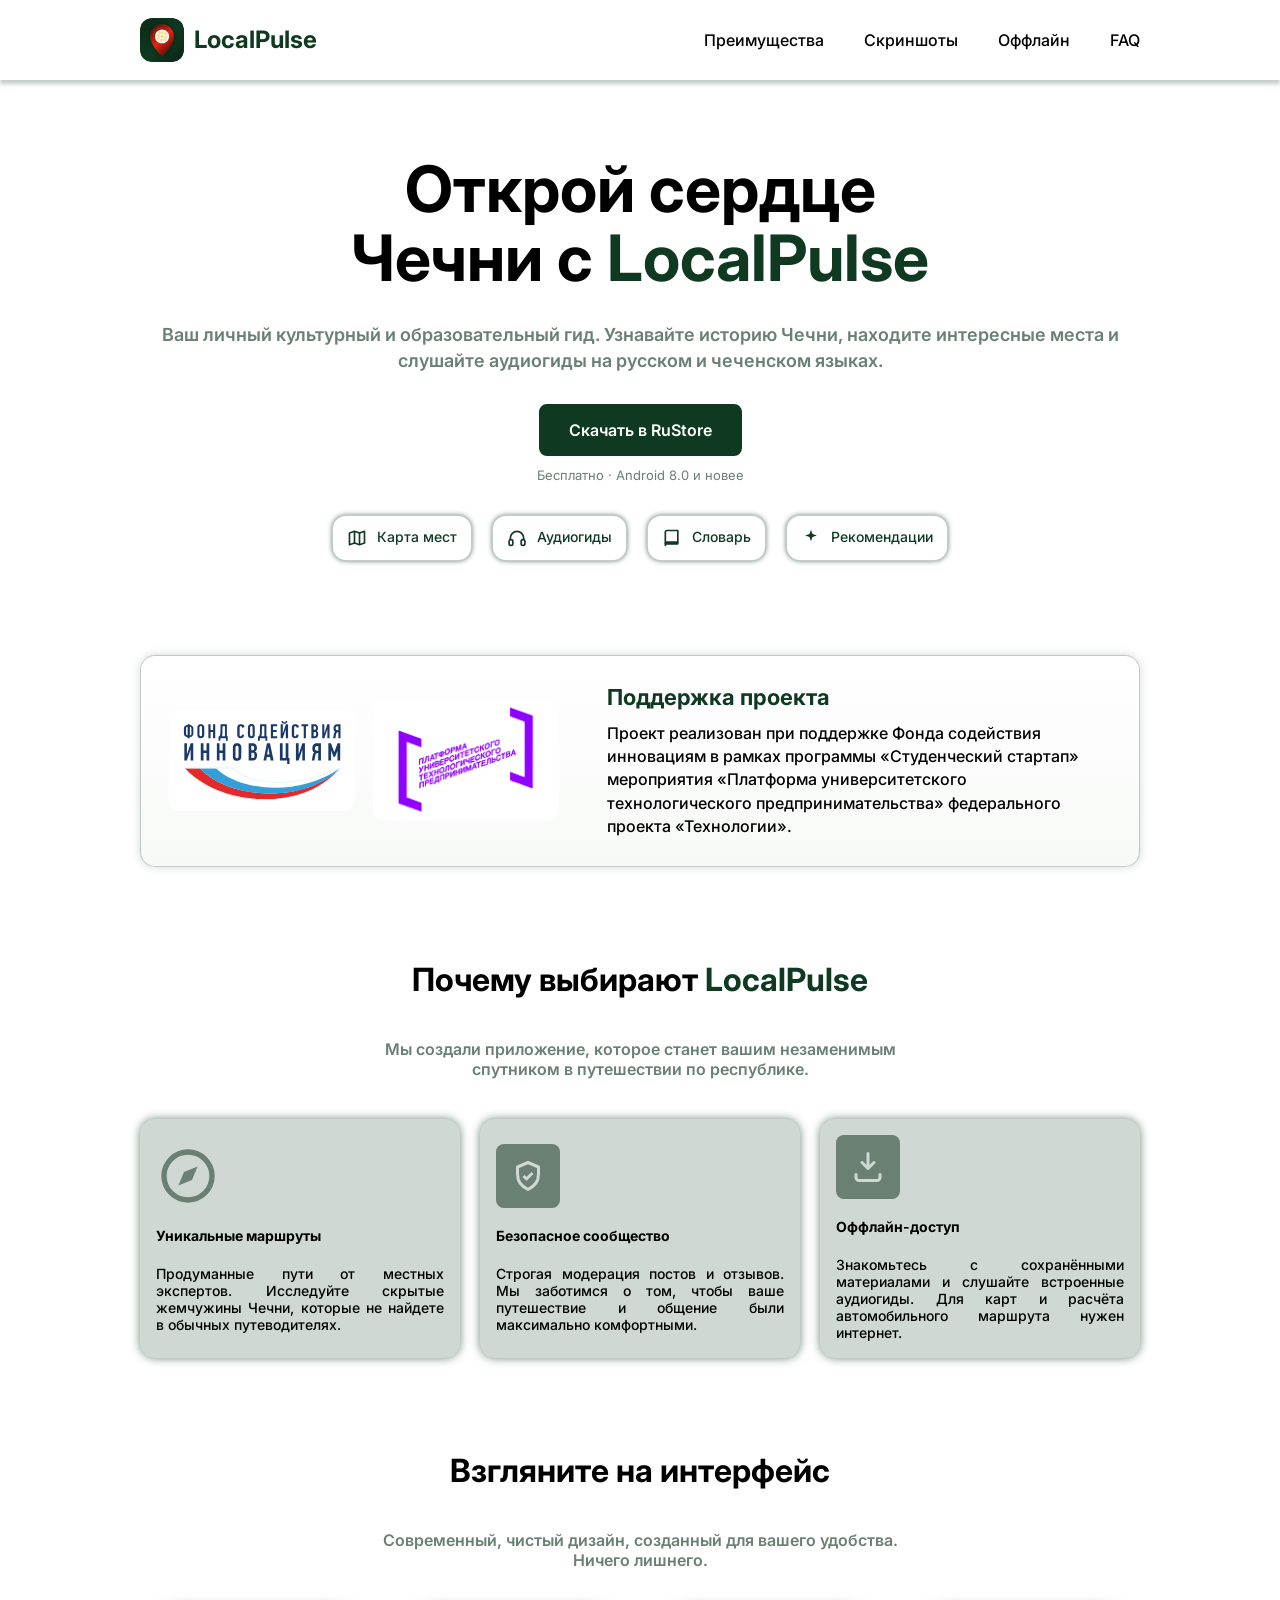
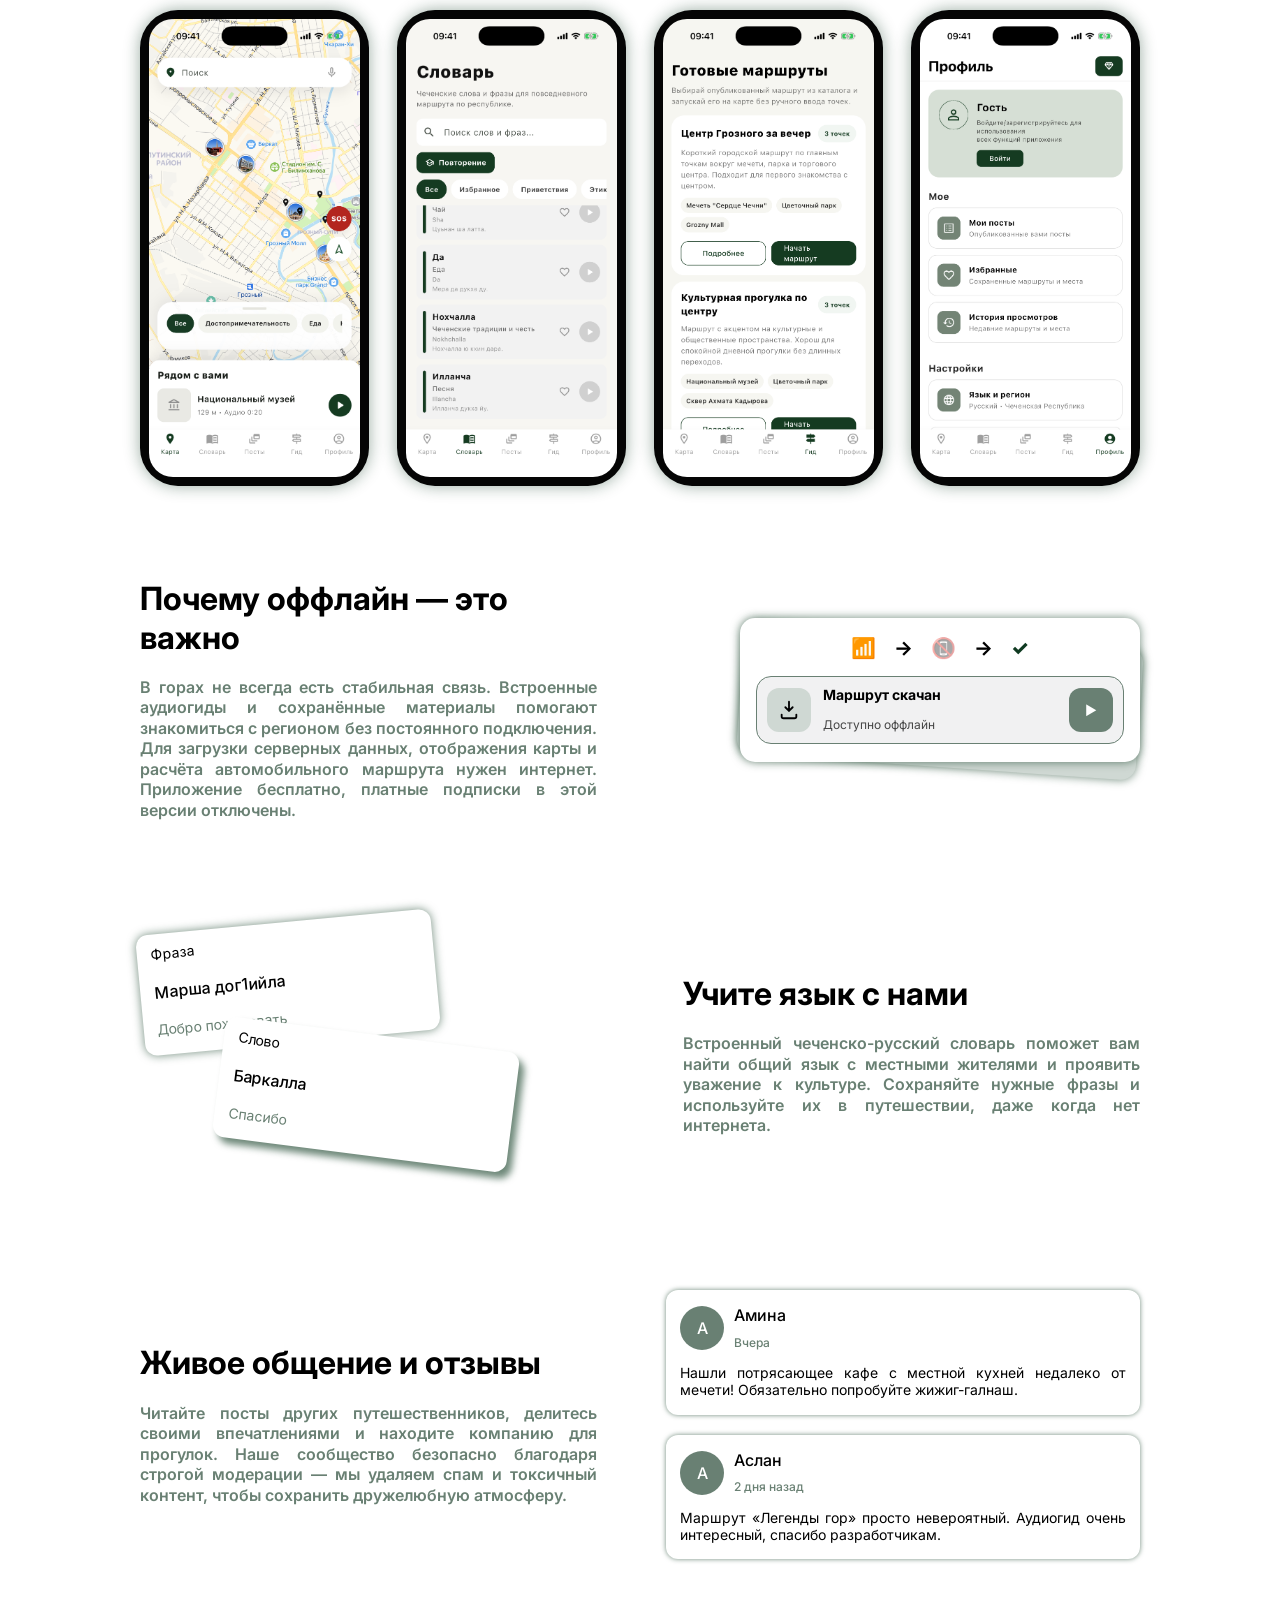
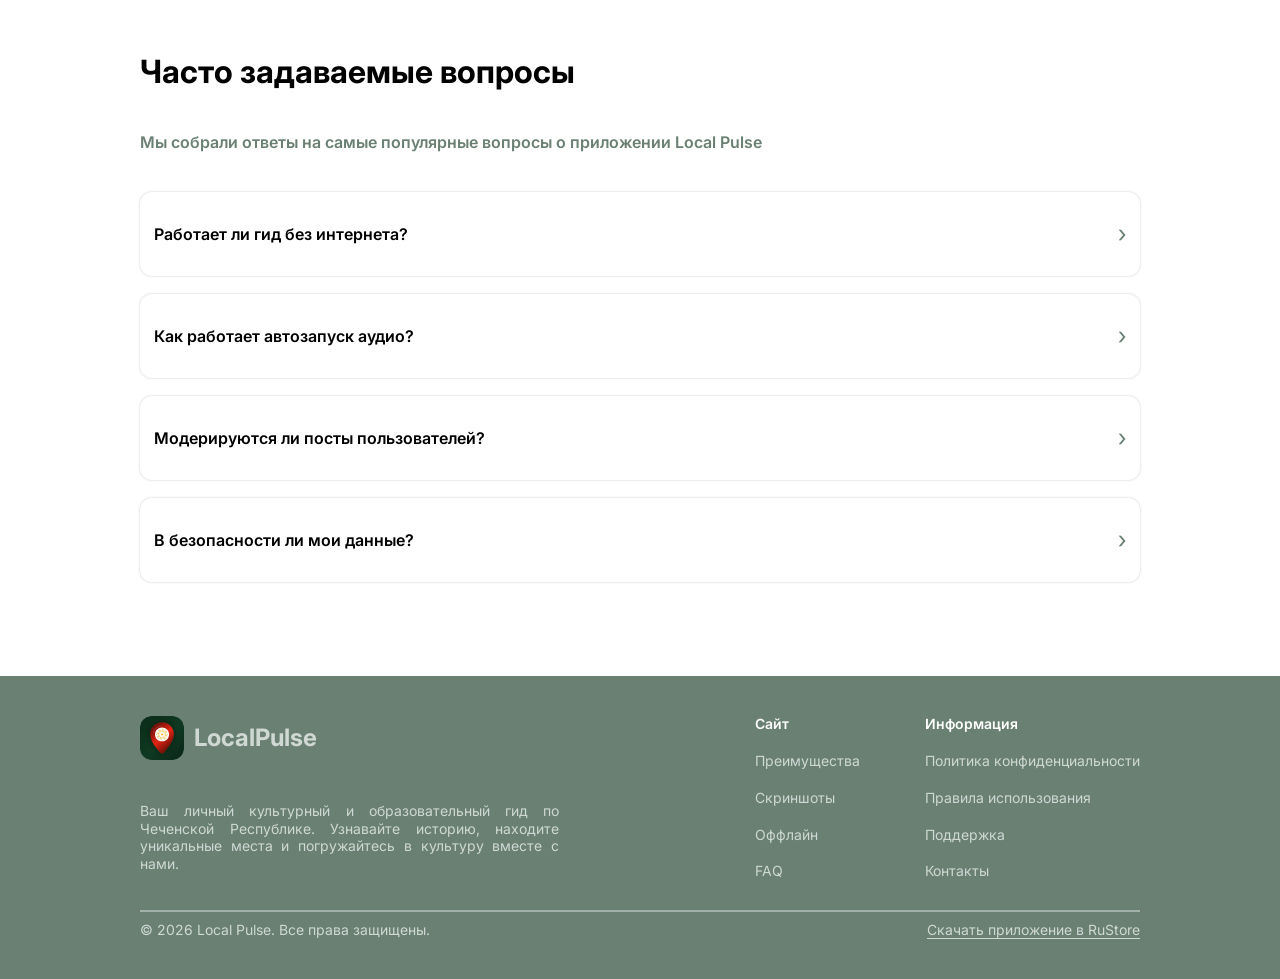
<file: index.html>
<!DOCTYPE html>
<html lang="ru">
<head>
  <meta charset="UTF-8" />
  <meta name="viewport" content="width=device-width, initial-scale=1.0" />
  <title>LocalPulse — открой сердце Чечни</title>
  <meta name="description" content="LocalPulse — гид по Чеченской Республике: карта мест, аудиогиды на русском и чеченском, маршруты, словарь и сообщество. Скачайте приложение для Android в RuStore." />
  <meta property="og:title" content="LocalPulse — гид по Чеченской Республике" />
  <meta property="og:description" content="Карта мест Чечни, аудиогиды на русском и чеченском, маршруты и словарь. Приложение для Android доступно в RuStore." />
  <link rel="icon" href="assets/logo.svg" />
  <link rel="preconnect" href="https://fonts.googleapis.com" />
  <link rel="preconnect" href="https://fonts.gstatic.com" crossorigin />
  <link href="https://fonts.googleapis.com/css2?family=Inter:wght@400;500;600;700;800&display=swap" rel="stylesheet" />
  <link rel="stylesheet" href="styles.css?v=rustore-2026-10-25" />
</head>
<body>
  <header class="site-header">
    <div class="header-inner">
      <a class="brand brand--header" href="#top" aria-label="LocalPulse">
        <img class="brand-mark" src="assets/logo.svg" alt="" width="44" height="44" />
        <span>LocalPulse</span>
      </a>
      <nav class="header-nav" aria-label="Основная навигация">
        <a href="#features">Преимущества</a>
        <a href="#screenshots">Скриншоты</a>
        <a href="#offline">Оффлайн</a>
        <a href="#faq">FAQ</a>
      </nav>
    </div>
  </header>

  <div class="wrap">
    <!-- HERO -->
    <section class="hero" id="top">
      <h1>Открой сердце<br />Чечни с <span>LocalPulse</span></h1>

      <p class="hero-sub">Ваш личный культурный и образовательный гид. Узнавайте историю Чечни, находите интересные места и слушайте аудиогиды на русском и чеченском языках.</p>

      <div class="app-download">
        <a class="download-button" href="https://rustore.ru/catalog/app/com.localpulse.local_pulse" target="_blank" rel="noopener noreferrer">Скачать в RuStore</a>
        <p class="download-platform">Бесплатно · Android 8.0 и новее</p>
      </div>

      <div class="chips">
        <div class="chip-row">
          <span class="chip">
            <svg viewBox="0 0 24 24" fill="none" stroke="currentColor" stroke-width="2" stroke-linejoin="round"><path d="M9 4 3 6v14l6-2 6 2 6-2V4l-6 2-6-2Z"/><path d="M9 4v14M15 6v14"/></svg>
            Карта мест
          </span>
          <span class="chip grow">
            <svg viewBox="0 0 24 24" fill="none" stroke="currentColor" stroke-width="2" stroke-linejoin="round"><path d="M4 14v-2a8 8 0 0 1 16 0v2"/><rect x="2.5" y="14" width="4.5" height="7" rx="2"/><rect x="17" y="14" width="4.5" height="7" rx="2"/></svg>
            Аудиогиды
          </span>
        </div>
        <div class="chip-row">
          <span class="chip">
            <svg viewBox="0 0 24 24" fill="none" stroke="currentColor" stroke-width="2" stroke-linejoin="round"><path d="M4 5a2 2 0 0 1 2-2h13v16H6a2 2 0 0 0-2 2V5Z"/><path d="M19 17H6a2 2 0 0 0-2 2"/></svg>
            Словарь
          </span>
          <span class="chip grow">
            <svg viewBox="0 0 24 24" fill="currentColor"><path d="M12 2l1.8 5.2L19 9l-5.2 1.8L12 16l-1.8-5.2L5 9l5.2-1.8L12 2Z"/></svg>
            Рекомендации
          </span>
        </div>
      </div>
    </section>

    <!-- SUPPORT -->
    <section class="support-section" aria-labelledby="support-title">
      <div class="support-logos" aria-label="Логотипы организаций поддержки проекта">
        <img src="assets/support-fasie.svg" alt="Фонд содействия инновациям" />
        <img src="assets/support-univertechpred.png" alt="Платформа университетского технологического предпринимательства" />
      </div>
      <div class="support-copy">
        <h2 id="support-title">Поддержка проекта</h2>
        <p>Проект реализован при поддержке Фонда содействия инновациям в рамках программы «Студенческий стартап» мероприятия «Платформа университетского технологического предпринимательства» федерального проекта «Технологии».</p>
      </div>
    </section>

    <!-- WHY -->
    <section class="section section--center" id="features">
      <h2>Почему выбирают <span>LocalPulse</span></h2>
      <p class="section-sub">Мы создали приложение, которое станет вашим незаменимым спутником в путешествии по республике.</p>
      <div class="why-cards">
        <article class="why-card">
          <span class="why-ico">
            <svg viewBox="0 0 24 24" fill="none" stroke="currentColor" stroke-width="2" stroke-linejoin="round"><circle cx="12" cy="12" r="9"/><path d="m15.6 8.4-2.1 5.1-5.1 2.1 2.1-5.1 5.1-2.1Z" fill="currentColor" stroke="none"/></svg>
          </span>
          <div class="why-text">
            <h3>Уникальные маршруты</h3>
            <p>Продуманные пути от местных экспертов. Исследуйте скрытые жемчужины Чечни, которые не найдете в обычных путеводителях.</p>
          </div>
        </article>
        <article class="why-card">
          <span class="why-ico">
            <svg viewBox="0 0 24 24" fill="none" stroke="currentColor" stroke-width="2" stroke-linejoin="round"><path d="M12 3l7 3v5c0 4.5-3 8-7 10-4-2-7-5.5-7-10V6l7-3Z"/><path d="m9 12 2 2 4-4"/></svg>
          </span>
          <div class="why-text">
            <h3>Безопасное сообщество</h3>
            <p>Строгая модерация постов и отзывов. Мы заботимся о том, чтобы ваше путешествие и общение были максимально комфортными.</p>
          </div>
        </article>
        <article class="why-card">
          <span class="why-ico">
            <svg viewBox="0 0 24 24" fill="none" stroke="currentColor" stroke-width="2" stroke-linecap="round" stroke-linejoin="round"><path d="M12 3v10m0 0 4-4m-4 4-4-4"/><path d="M4 17v2a2 2 0 0 0 2 2h12a2 2 0 0 0 2-2v-2"/></svg>
          </span>
          <div class="why-text">
            <h3>Оффлайн-доступ</h3>
            <p>Знакомьтесь с сохранёнными материалами и слушайте встроенные аудиогиды. Для карт и расчёта автомобильного маршрута нужен интернет.</p>
          </div>
        </article>
      </div>
    </section>

    <!-- INTERFACE -->
    <section class="section section--center" id="screenshots">
      <h2>Взгляните на интерфейс</h2>
      <p class="section-sub">Современный, чистый дизайн, созданный для вашего удобства. Ничего лишнего.</p>
      <div class="phones">
        <div class="phone"><div class="phone-screen"><img src="assets/screen-map.png" alt="Экран карты LocalPulse" loading="lazy" /></div></div>
        <div class="phone"><div class="phone-screen"><img src="assets/screen-dictionary.png" alt="Экран словаря LocalPulse" loading="lazy" /></div></div>
        <div class="phone"><div class="phone-screen"><img src="assets/screen-guide.png" alt="Экран гида LocalPulse" loading="lazy" /></div></div>
        <div class="phone"><div class="phone-screen"><img src="assets/screen-profile.png" alt="Экран профиля LocalPulse" loading="lazy" /></div></div>
      </div>
    </section>

    <!-- OFFLINE -->
    <section class="section split split--offline" id="offline">
      <div class="split-copy">
        <h2>Почему оффлайн — это важно</h2>
        <p class="section-body">В горах не всегда есть стабильная связь. Встроенные аудиогиды и сохранённые материалы помогают знакомиться с регионом без постоянного подключения. Для загрузки серверных данных, отображения карты и расчёта автомобильного маршрута нужен интернет. Приложение бесплатно, платные подписки в этой версии отключены.</p>
      </div>
      <div class="offline-graphic">
        <div class="offline-back"></div>
        <div class="offline-card">
          <div class="offline-signal"><span>📶</span><span class="arr">→</span><span class="off">📵</span><span class="arr">→</span><span class="ok">✓</span></div>
          <div class="offline-route">
            <span class="or-ico">
              <svg viewBox="0 0 24 24" fill="none" stroke="currentColor" stroke-width="2" stroke-linecap="round" stroke-linejoin="round"><path d="M12 3v10m0 0 4-4m-4 4-4-4"/><path d="M4 17v2a2 2 0 0 0 2 2h12a2 2 0 0 0 2-2v-2"/></svg>
            </span>
            <span class="or-text"><b>Маршрут скачан</b><br/>Доступно оффлайн</span>
            <span class="or-play">▶</span>
          </div>
        </div>
      </div>
    </section>

    <!-- LANGUAGE -->
    <section class="section split split--language">
      <div class="flashcards">
        <div class="flash flash-a"><small>Фраза</small><b>Марша дог1ийла</b><i>Добро пожаловать</i></div>
        <div class="flash flash-b"><small>Слово</small><b>Баркалла</b><i>Спасибо</i></div>
      </div>
      <div class="split-copy">
        <h2>Учите язык с нами</h2>
        <p class="section-body">Встроенный чеченско-русский словарь поможет вам найти общий язык с местными жителями и проявить уважение к культуре. Сохраняйте нужные фразы и используйте их в путешествии, даже когда нет интернета.</p>
      </div>
    </section>

    <!-- REVIEWS -->
    <section class="section split split--reviews">
      <div class="split-copy">
        <h2>Живое общение и отзывы</h2>
        <p class="section-body">Читайте посты других путешественников, делитесь своими впечатлениями и находите компанию для прогулок. Наше сообщество безопасно благодаря строгой модерации — мы удаляем спам и токсичный контент, чтобы сохранить дружелюбную атмосферу.</p>
      </div>
      <div class="reviews">
        <article class="review">
          <div class="review-head"><span class="review-av">А</span><div class="review-who"><b>Амина</b><small>Вчера</small></div></div>
          <p>Нашли потрясающее кафе с местной кухней недалеко от мечети! Обязательно попробуйте жижиг-галнаш.</p>
        </article>
        <article class="review">
          <div class="review-head"><span class="review-av">А</span><div class="review-who"><b>Аслан</b><small>2 дня назад</small></div></div>
          <p>Маршрут «Легенды гор» просто невероятный. Аудиогид очень интересный, спасибо разработчикам.</p>
        </article>
      </div>
    </section>

    <!-- FAQ -->
    <section class="section" id="faq">
      <h2>Часто задаваемые вопросы</h2>
      <p class="section-body">Мы собрали ответы на самые популярные вопросы о приложении Local Pulse</p>
      <div class="faq">
        <details><summary>Работает ли гид без интернета?<span class="faq-chevron" aria-hidden="true">›</span></summary><p>Без сети доступны встроенные аудиогиды и сохранённые материалы. Для загрузки новых серверных данных, отображения карты и расчёта автомобильных маршрутов нужен интернет.</p></details>
        <details><summary>Как работает автозапуск аудио?<span class="faq-chevron" aria-hidden="true">›</span></summary><p>Когда вы приближаетесь к месту, рассказ о нём включается автоматически. Автозапуск можно отключить в настройках.</p></details>
        <details><summary>Модерируются ли посты пользователей?<span class="faq-chevron" aria-hidden="true">›</span></summary><p>Да. Каждый пост проходит проверку модераторами перед публикацией в общей ленте.</p></details>
        <details><summary>В безопасности ли мои данные?<span class="faq-chevron" aria-hidden="true">›</span></summary><p>Пароли хранятся в виде необратимого хеша, данные — на серверах в РФ согласно 152-ФЗ. Геолокация используется только с вашего согласия.</p></details>
      </div>
    </section>
  </div>

  <!-- FOOTER -->
  <footer class="site-footer" id="download">
    <div class="footer-inner">
      <div class="footer-brand">
        <span class="brand">
          <img class="brand-mark" src="assets/logo.svg" alt="LocalPulse" width="44" height="44" />
          LocalPulse
        </span>
      </div>
      <p class="footer-about">Ваш личный культурный и образовательный гид по Чеченской Республике. Узнавайте историю, находите уникальные места и погружайтесь в культуру вместе с нами.</p>

      <div class="footer-cols">
        <nav class="footer-col">
          <h4>Сайт</h4>
          <a href="#features">Преимущества</a>
          <a href="#screenshots">Скриншоты</a>
          <a href="#offline">Оффлайн</a>
          <a href="#faq">FAQ</a>
        </nav>
        <nav class="footer-col">
          <h4>Информация</h4>
          <a href="privacy.html">Политика конфиденциальности</a>
          <a href="terms.html">Правила использования</a>
          <a href="mailto:amibir@mail.ru">Поддержка</a>
          <a href="mailto:amibir@mail.ru">Контакты</a>
        </nav>
      </div>

      <div class="footer-bottom">
        <p class="footer-copy">© 2026 Local Pulse. Все права защищены.</p>
        <p class="footer-stores"><a href="https://rustore.ru/catalog/app/com.localpulse.local_pulse" target="_blank" rel="noopener noreferrer">Скачать приложение в RuStore</a></p>
      </div>
    </div>
  </footer>
</body>
</html>
</file>
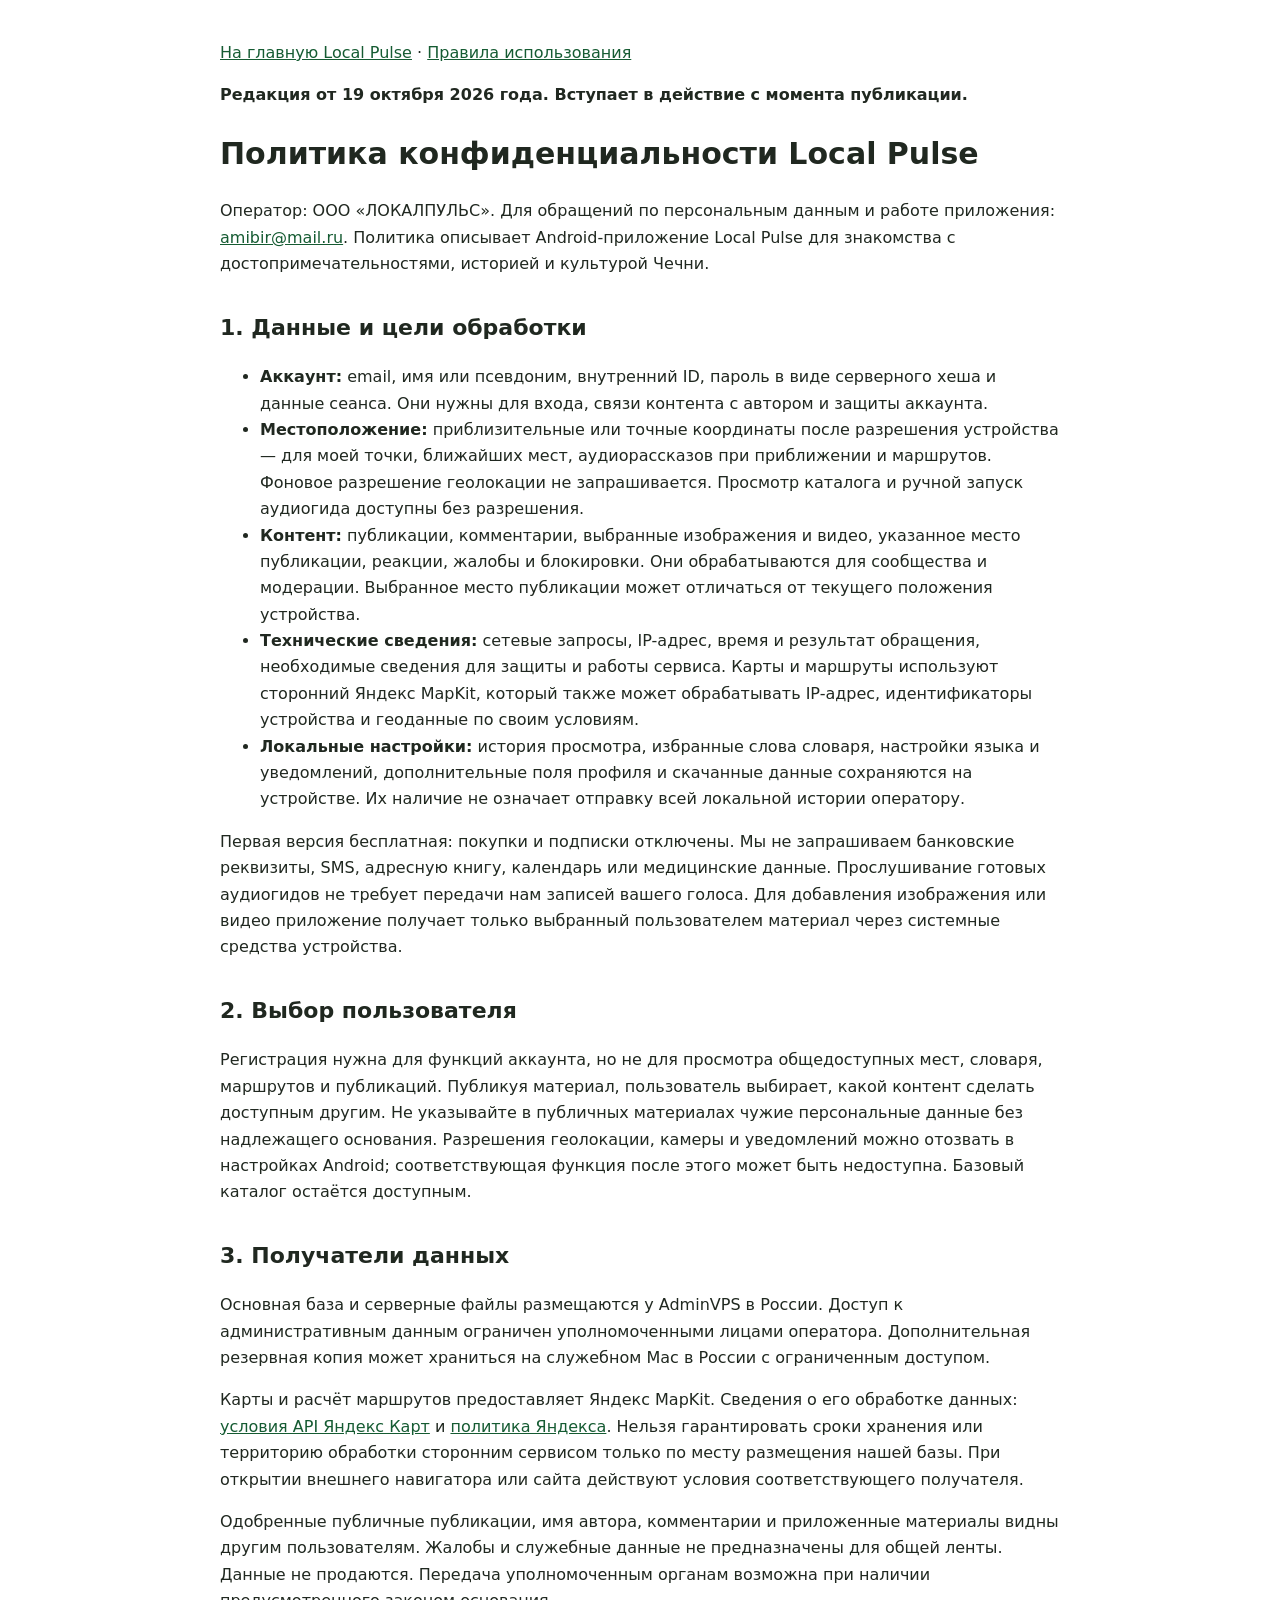
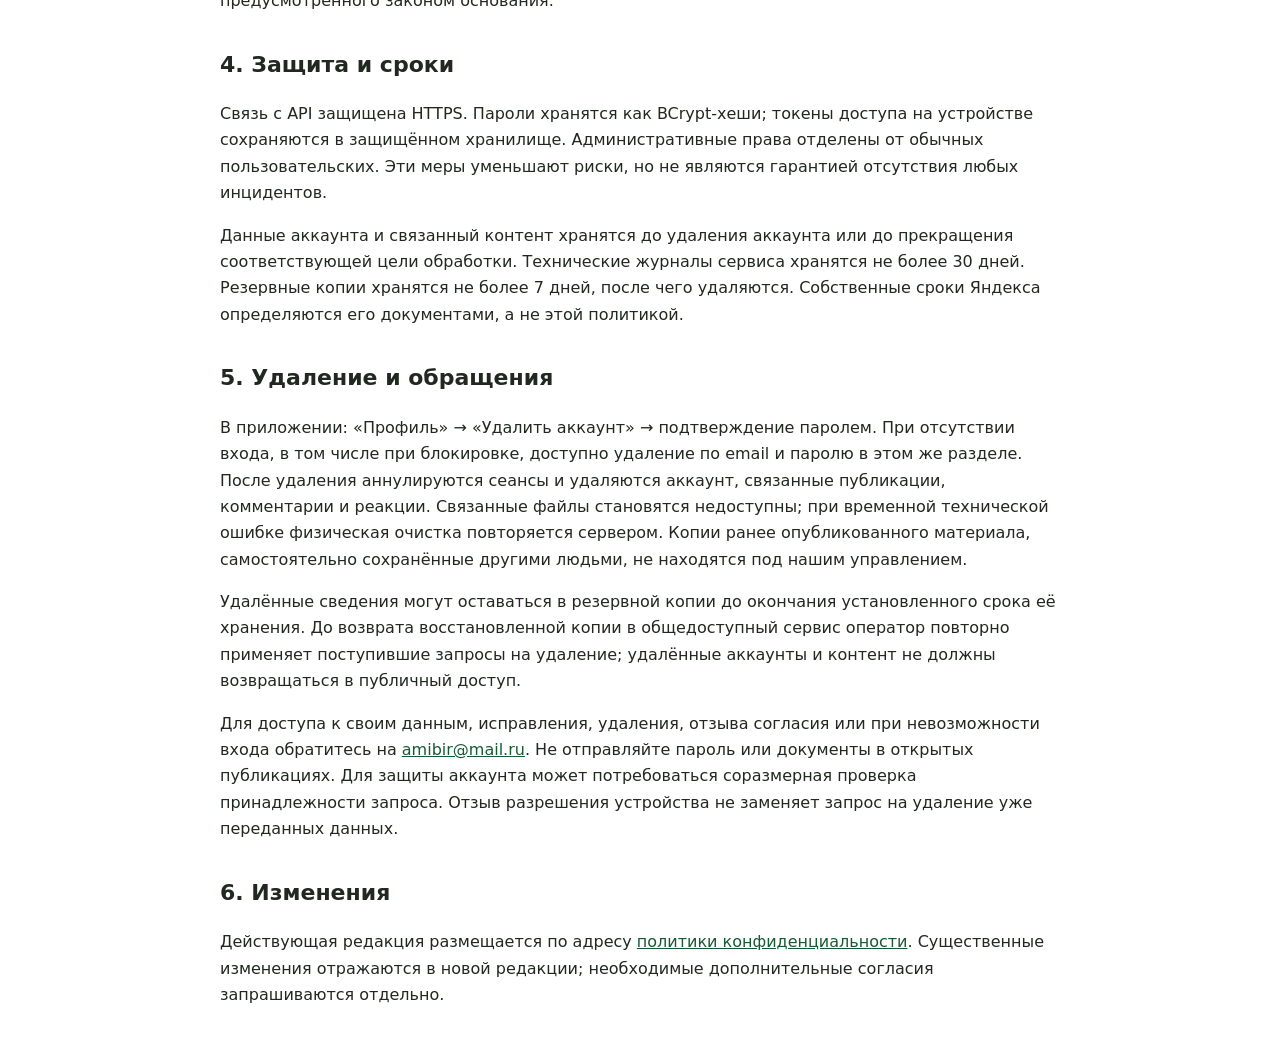
<file: privacy.html>
<!doctype html>
<html lang="ru"><head><meta charset="utf-8"><meta name="viewport" content="width=device-width, initial-scale=1"><title>Политика конфиденциальности — Local Pulse</title>
<style>body{font:16px/1.65 system-ui,sans-serif;color:#202820;max-width:840px;margin:40px auto;padding:0 24px}h1{font-size:30px}h2{font-size:22px;margin-top:32px}.review{border-left:4px solid #b36b00;padding:16px;background:#fff6e5}a{color:#155b32}</style></head><body>
<nav><a href="https://khalopenyo.github.io/LocalPulseLanding/">На главную Local Pulse</a> · <a href="terms.html">Правила использования</a></nav>
<p><strong>Редакция от 19 октября 2026 года. Вступает в действие с момента публикации.</strong></p>
<h1>Политика конфиденциальности Local Pulse</h1>
<p>Оператор: ООО «ЛОКАЛПУЛЬС». Для обращений по персональным данным и работе приложения: <a href="mailto:amibir@mail.ru">amibir@mail.ru</a>. Политика описывает Android-приложение Local Pulse для знакомства с достопримечательностями, историей и культурой Чечни.</p>
<h2>1. Данные и цели обработки</h2>
<ul>
<li><strong>Аккаунт:</strong> email, имя или псевдоним, внутренний ID, пароль в виде серверного хеша и данные сеанса. Они нужны для входа, связи контента с автором и защиты аккаунта.</li>
<li><strong>Местоположение:</strong> приблизительные или точные координаты после разрешения устройства — для моей точки, ближайших мест, аудиорассказов при приближении и маршрутов. Фоновое разрешение геолокации не запрашивается. Просмотр каталога и ручной запуск аудиогида доступны без разрешения.</li>
<li><strong>Контент:</strong> публикации, комментарии, выбранные изображения и видео, указанное место публикации, реакции, жалобы и блокировки. Они обрабатываются для сообщества и модерации. Выбранное место публикации может отличаться от текущего положения устройства.</li>
<li><strong>Технические сведения:</strong> сетевые запросы, IP-адрес, время и результат обращения, необходимые сведения для защиты и работы сервиса. Карты и маршруты используют сторонний Яндекс MapKit, который также может обрабатывать IP-адрес, идентификаторы устройства и геоданные по своим условиям.</li>
<li><strong>Локальные настройки:</strong> история просмотра, избранные слова словаря, настройки языка и уведомлений, дополнительные поля профиля и скачанные данные сохраняются на устройстве. Их наличие не означает отправку всей локальной истории оператору.</li>
</ul>
<p>Первая версия бесплатная: покупки и подписки отключены. Мы не запрашиваем банковские реквизиты, SMS, адресную книгу, календарь или медицинские данные. Прослушивание готовых аудиогидов не требует передачи нам записей вашего голоса. Для добавления изображения или видео приложение получает только выбранный пользователем материал через системные средства устройства.</p>
<h2>2. Выбор пользователя</h2>
<p>Регистрация нужна для функций аккаунта, но не для просмотра общедоступных мест, словаря, маршрутов и публикаций. Публикуя материал, пользователь выбирает, какой контент сделать доступным другим. Не указывайте в публичных материалах чужие персональные данные без надлежащего основания. Разрешения геолокации, камеры и уведомлений можно отозвать в настройках Android; соответствующая функция после этого может быть недоступна. Базовый каталог остаётся доступным.</p>
<h2>3. Получатели данных</h2>
<p>Основная база и серверные файлы размещаются у AdminVPS в России. Доступ к административным данным ограничен уполномоченными лицами оператора. Дополнительная резервная копия может храниться на служебном Mac в России с ограниченным доступом.</p>
<p>Карты и расчёт маршрутов предоставляет Яндекс MapKit. Сведения о его обработке данных: <a href="https://yandex.ru/legal/maps_api/ru/">условия API Яндекс Карт</a> и <a href="https://yandex.ru/legal/confidential/ru/">политика Яндекса</a>. Нельзя гарантировать сроки хранения или территорию обработки сторонним сервисом только по месту размещения нашей базы. При открытии внешнего навигатора или сайта действуют условия соответствующего получателя.</p>
<p>Одобренные публичные публикации, имя автора, комментарии и приложенные материалы видны другим пользователям. Жалобы и служебные данные не предназначены для общей ленты. Данные не продаются. Передача уполномоченным органам возможна при наличии предусмотренного законом основания.</p>
<h2>4. Защита и сроки</h2>
<p>Связь с API защищена HTTPS. Пароли хранятся как BCrypt-хеши; токены доступа на устройстве сохраняются в защищённом хранилище. Административные права отделены от обычных пользовательских. Эти меры уменьшают риски, но не являются гарантией отсутствия любых инцидентов.</p>
<p>Данные аккаунта и связанный контент хранятся до удаления аккаунта или до прекращения соответствующей цели обработки. Технические журналы сервиса хранятся не более 30 дней. Резервные копии хранятся не более 7 дней, после чего удаляются. Собственные сроки Яндекса определяются его документами, а не этой политикой.</p>
<h2>5. Удаление и обращения</h2>
<p>В приложении: «Профиль» → «Удалить аккаунт» → подтверждение паролем. При отсутствии входа, в том числе при блокировке, доступно удаление по email и паролю в этом же разделе. После удаления аннулируются сеансы и удаляются аккаунт, связанные публикации, комментарии и реакции. Связанные файлы становятся недоступны; при временной технической ошибке физическая очистка повторяется сервером. Копии ранее опубликованного материала, самостоятельно сохранённые другими людьми, не находятся под нашим управлением.</p>
<p>Удалённые сведения могут оставаться в резервной копии до окончания установленного срока её хранения. До возврата восстановленной копии в общедоступный сервис оператор повторно применяет поступившие запросы на удаление; удалённые аккаунты и контент не должны возвращаться в публичный доступ.</p>
<p>Для доступа к своим данным, исправления, удаления, отзыва согласия или при невозможности входа обратитесь на <a href="mailto:amibir@mail.ru">amibir@mail.ru</a>. Не отправляйте пароль или документы в открытых публикациях. Для защиты аккаунта может потребоваться соразмерная проверка принадлежности запроса. Отзыв разрешения устройства не заменяет запрос на удаление уже переданных данных.</p>
<h2>6. Изменения</h2>
<p>Действующая редакция размещается по адресу <a href="https://168.113.168.137/legal/privacy.html">политики конфиденциальности</a>. Существенные изменения отражаются в новой редакции; необходимые дополнительные согласия запрашиваются отдельно.</p>
</body></html>
</file>
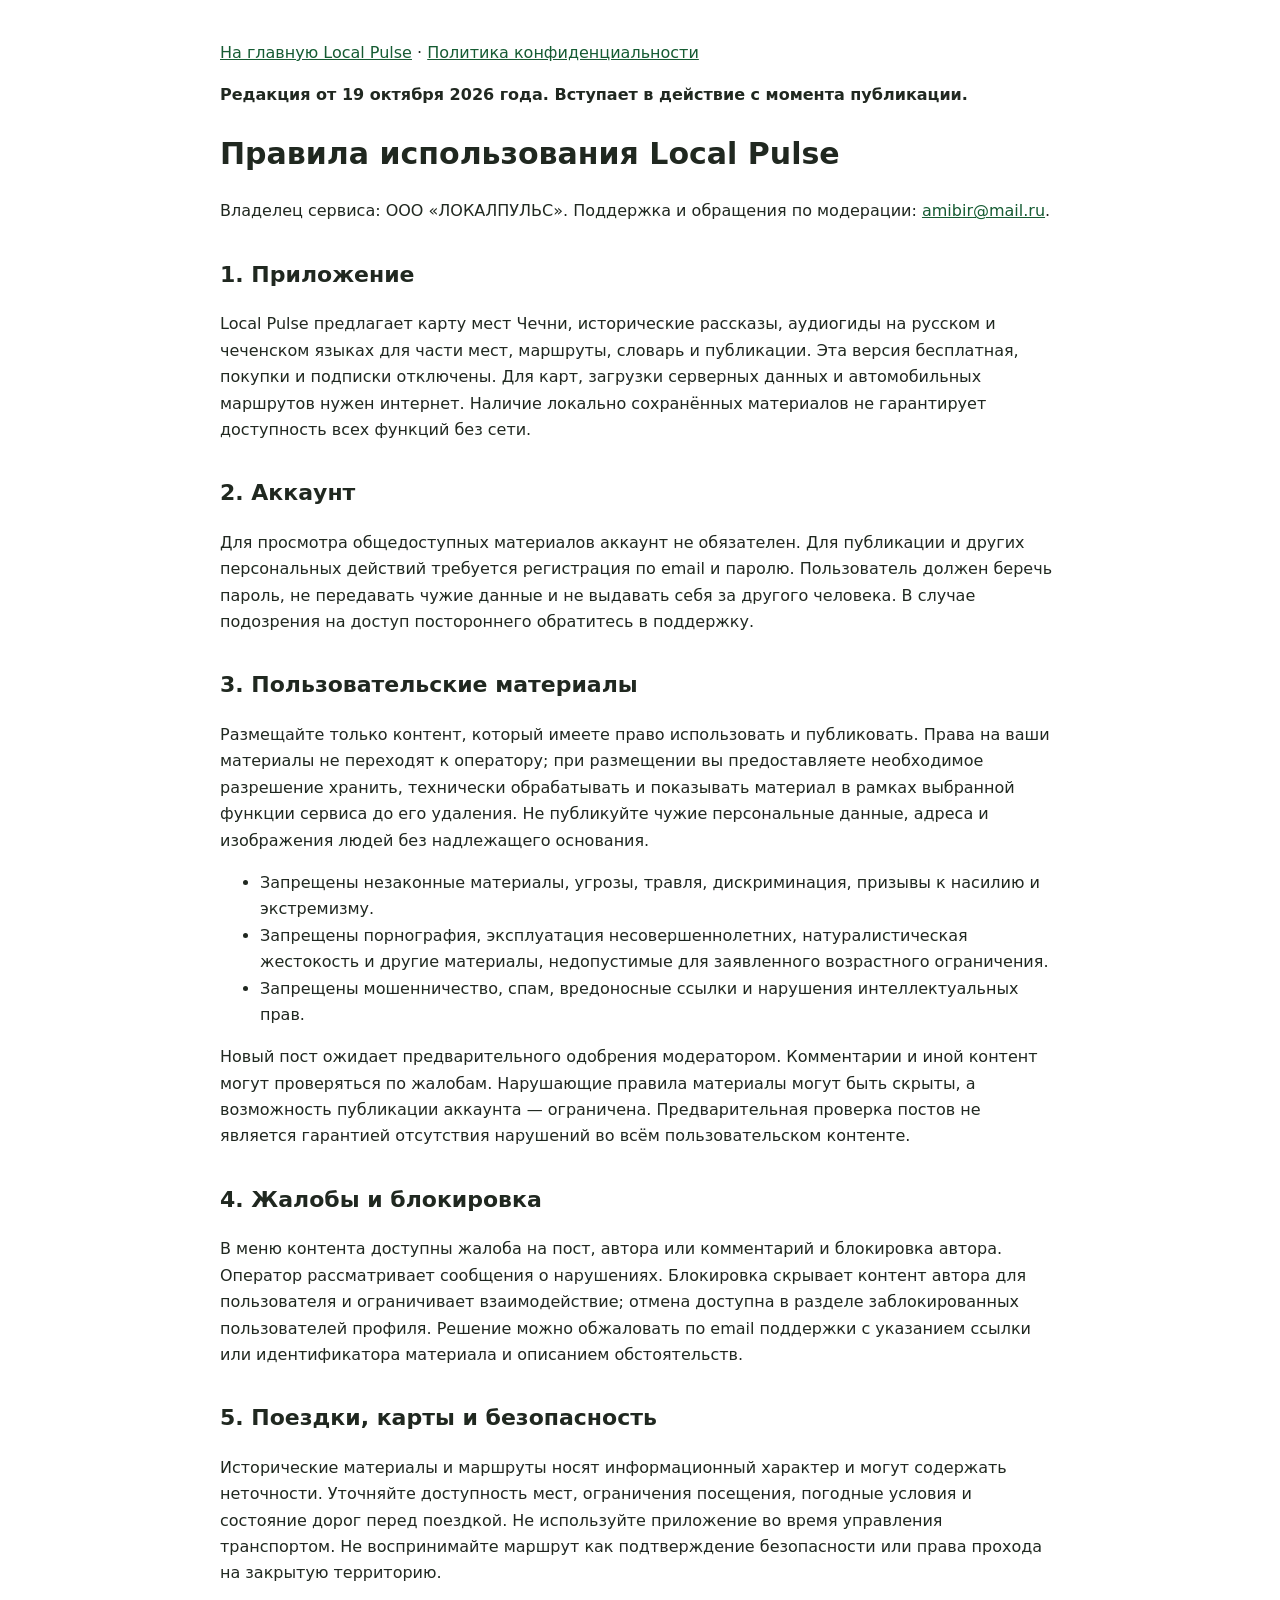
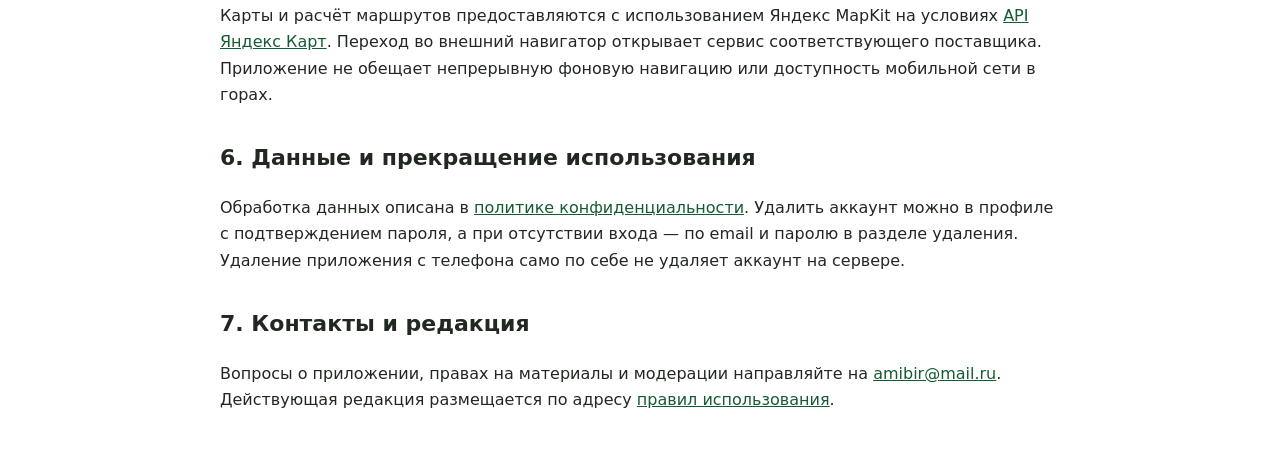
<file: terms.html>
<!doctype html>
<html lang="ru"><head><meta charset="utf-8"><meta name="viewport" content="width=device-width, initial-scale=1"><title>Правила использования — Local Pulse</title><style>body{font:16px/1.65 system-ui,sans-serif;color:#202820;max-width:840px;margin:40px auto;padding:0 24px}h1{font-size:30px}h2{font-size:22px;margin-top:32px}a{color:#155b32}</style></head><body>
<nav><a href="https://khalopenyo.github.io/LocalPulseLanding/">На главную Local Pulse</a> · <a href="privacy.html">Политика конфиденциальности</a></nav>
<p><strong>Редакция от 19 октября 2026 года. Вступает в действие с момента публикации.</strong></p>
<h1>Правила использования Local Pulse</h1>
<p>Владелец сервиса: ООО «ЛОКАЛПУЛЬС». Поддержка и обращения по модерации: <a href="mailto:amibir@mail.ru">amibir@mail.ru</a>.</p>
<h2>1. Приложение</h2>
<p>Local Pulse предлагает карту мест Чечни, исторические рассказы, аудиогиды на русском и чеченском языках для части мест, маршруты, словарь и публикации. Эта версия бесплатная, покупки и подписки отключены. Для карт, загрузки серверных данных и автомобильных маршрутов нужен интернет. Наличие локально сохранённых материалов не гарантирует доступность всех функций без сети.</p>
<h2>2. Аккаунт</h2>
<p>Для просмотра общедоступных материалов аккаунт не обязателен. Для публикации и других персональных действий требуется регистрация по email и паролю. Пользователь должен беречь пароль, не передавать чужие данные и не выдавать себя за другого человека. В случае подозрения на доступ постороннего обратитесь в поддержку.</p>
<h2>3. Пользовательские материалы</h2>
<p>Размещайте только контент, который имеете право использовать и публиковать. Права на ваши материалы не переходят к оператору; при размещении вы предоставляете необходимое разрешение хранить, технически обрабатывать и показывать материал в рамках выбранной функции сервиса до его удаления. Не публикуйте чужие персональные данные, адреса и изображения людей без надлежащего основания.</p>
<ul><li>Запрещены незаконные материалы, угрозы, травля, дискриминация, призывы к насилию и экстремизму.</li><li>Запрещены порнография, эксплуатация несовершеннолетних, натуралистическая жестокость и другие материалы, недопустимые для заявленного возрастного ограничения.</li><li>Запрещены мошенничество, спам, вредоносные ссылки и нарушения интеллектуальных прав.</li></ul>
<p>Новый пост ожидает предварительного одобрения модератором. Комментарии и иной контент могут проверяться по жалобам. Нарушающие правила материалы могут быть скрыты, а возможность публикации аккаунта — ограничена. Предварительная проверка постов не является гарантией отсутствия нарушений во всём пользовательском контенте.</p>
<h2>4. Жалобы и блокировка</h2>
<p>В меню контента доступны жалоба на пост, автора или комментарий и блокировка автора. Оператор рассматривает сообщения о нарушениях. Блокировка скрывает контент автора для пользователя и ограничивает взаимодействие; отмена доступна в разделе заблокированных пользователей профиля. Решение можно обжаловать по email поддержки с указанием ссылки или идентификатора материала и описанием обстоятельств.</p>
<h2>5. Поездки, карты и безопасность</h2>
<p>Исторические материалы и маршруты носят информационный характер и могут содержать неточности. Уточняйте доступность мест, ограничения посещения, погодные условия и состояние дорог перед поездкой. Не используйте приложение во время управления транспортом. Не воспринимайте маршрут как подтверждение безопасности или права прохода на закрытую территорию.</p>
<p>Карты и расчёт маршрутов предоставляются с использованием Яндекс MapKit на условиях <a href="https://yandex.ru/legal/maps_api/ru/">API Яндекс Карт</a>. Переход во внешний навигатор открывает сервис соответствующего поставщика. Приложение не обещает непрерывную фоновую навигацию или доступность мобильной сети в горах.</p>
<h2>6. Данные и прекращение использования</h2>
<p>Обработка данных описана в <a href="privacy.html">политике конфиденциальности</a>. Удалить аккаунт можно в профиле с подтверждением пароля, а при отсутствии входа — по email и паролю в разделе удаления. Удаление приложения с телефона само по себе не удаляет аккаунт на сервере.</p>
<h2>7. Контакты и редакция</h2>
<p>Вопросы о приложении, правах на материалы и модерации направляйте на <a href="mailto:amibir@mail.ru">amibir@mail.ru</a>. Действующая редакция размещается по адресу <a href="https://168.113.168.137/legal/terms.html">правил использования</a>.</p>
</body></html>
</file>
<file: styles.css>
:root {
  --green: #0f3a21;
  --green-deep: #0d331d;
  --sage: #698073;
  --sage-light: #cfd8d3;
  --ink: #000000;
  --muted: #698073;
  --white: #ffffff;
  --panel: #f1f1f2;
  --frame: 1000px;
  --radius: 15px;
}

* {
  box-sizing: border-box;
}

html {
  scroll-behavior: smooth;
}

body {
  margin: 0;
  background: var(--white);
  color: var(--ink);
  font-family: "Inter", -apple-system, BlinkMacSystemFont, "Segoe UI", Roboto, Arial, sans-serif;
  -webkit-font-smoothing: antialiased;
}

h1,
h2,
h3,
h4,
p {
  margin: 0;
}

a {
  color: inherit;
  text-decoration: none;
}

svg {
  display: block;
}

.site-header {
  position: sticky;
  top: 0;
  z-index: 10;
  width: 100%;
  height: 80px;
  background: var(--white);
  box-shadow: 0 4px 4px rgba(105, 128, 115, 0.4);
}

.header-inner {
  width: min(var(--frame), calc(100% - 48px));
  height: 100%;
  margin: 0 auto;
  display: flex;
  align-items: center;
  justify-content: space-between;
  gap: 40px;
}

.brand {
  display: inline-flex;
  align-items: center;
  gap: 10px;
  font-weight: 700;
  font-size: 24px;
  line-height: 1.2;
}

.brand--header {
  color: var(--green);
}

.brand-mark {
  width: 44px;
  height: 44px;
  border-radius: 12px;
  flex: none;
  display: block;
}

.header-nav {
  display: flex;
  align-items: center;
  gap: 40px;
  margin-left: auto;
  font-size: 16px;
  font-weight: 500;
}

.wrap {
  width: min(var(--frame), calc(100% - 48px));
  margin: 0 auto;
  padding: 74px 0 0;
  display: flex;
  flex-direction: column;
  gap: 94px;
}

.hero {
  display: flex;
  flex-direction: column;
  align-items: center;
  gap: 30px;
  text-align: center;
}

.hero h1 {
  max-width: 840px;
  font-size: 64px;
  line-height: 1.08;
  font-weight: 700;
}

.hero h1 span,
.section h2 span {
  color: var(--green);
}

.hero-sub {
  max-width: 1000px;
  color: var(--muted);
  font-size: 18px;
  line-height: 1.45;
  font-weight: 600;
}

.app-download {
  display: flex;
  flex-direction: column;
  align-items: center;
  gap: 10px;
  max-width: 100%;
}

.download-button {
  display: inline-flex;
  align-items: center;
  justify-content: center;
  min-height: 48px;
  max-width: 100%;
  padding: 14px 28px;
  border: 2px solid var(--green);
  border-radius: 8px;
  background: var(--green);
  color: var(--white);
  font-size: 16px;
  line-height: 1.25;
  font-weight: 600;
  text-align: center;
}

.download-button:hover {
  background: var(--green-deep);
}

.download-button:focus-visible,
.footer-stores a:focus-visible {
  outline: 3px solid var(--sage);
  outline-offset: 4px;
}

.download-platform {
  color: var(--muted);
  font-size: 13px;
  line-height: 1.4;
}

.chips {
  display: flex;
  align-items: center;
  justify-content: center;
  gap: 20px;
  flex-wrap: wrap;
}

.chip-row {
  display: contents;
}

.chip {
  display: inline-flex;
  align-items: center;
  justify-content: center;
  gap: 10px;
  min-height: 44px;
  background: var(--white);
  border: 1px solid rgba(105, 128, 115, 0.4);
  border-radius: 14px;
  padding: 12px 14px;
  font-size: 14px;
  line-height: 1.2;
  font-weight: 500;
  color: var(--green);
  box-shadow: 0 0 5px rgba(15, 58, 33, 0.6);
}

.chip svg {
  width: 20px;
  height: 20px;
  flex: none;
  color: var(--green);
}

.support-section {
  display: grid;
  grid-template-columns: 390px 1fr;
  align-items: center;
  gap: 48px;
  padding: 28px;
  border: 1px solid rgba(105, 128, 115, 0.4);
  border-radius: var(--radius);
  background: linear-gradient(180deg, #ffffff 0%, #f7f9f7 100%);
  box-shadow: 0 0 10px rgba(15, 58, 33, 0.18);
}

.support-logos {
  display: grid;
  grid-template-columns: 1fr 1fr;
  align-items: center;
  gap: 18px;
}

.support-logos img {
  width: 100%;
  max-height: 120px;
  object-fit: contain;
  border-radius: 12px;
  background: var(--white);
  padding: 10px;
}

.support-logos img:nth-child(2) {
  padding: 0;
  background: var(--white);
}

.support-copy {
  display: flex;
  flex-direction: column;
  gap: 12px;
}

.support-copy h2 {
  font-size: 22px;
  line-height: 1.2;
  font-weight: 700;
  color: var(--green);
}

.support-copy p {
  color: var(--ink);
  font-size: 16px;
  line-height: 1.45;
  font-weight: 500;
}

.section {
  display: flex;
  flex-direction: column;
  gap: 40px;
}

.section--center {
  align-items: center;
  text-align: center;
}

.section h2 {
  font-size: 32px;
  line-height: 1.2;
  font-weight: 700;
}

.section-sub {
  max-width: 524px;
  color: var(--muted);
  font-size: 16px;
  line-height: 1.25;
  font-weight: 600;
}

.section-body {
  color: var(--muted);
  font-size: 16px;
  line-height: 1.28;
  font-weight: 600;
  text-align: justify;
}

.why-cards {
  width: 100%;
  display: grid;
  grid-template-columns: repeat(3, 1fr);
  gap: 20px;
}

.why-card {
  min-height: 207px;
  display: flex;
  flex-direction: column;
  justify-content: center;
  gap: 20px;
  text-align: left;
  background: var(--sage-light);
  border-radius: var(--radius);
  padding: 16px;
  box-shadow: 0 0 10px rgba(15, 58, 33, 0.6);
}

.why-ico {
  display: grid;
  place-items: center;
  width: 64px;
  height: 64px;
  padding: 14px;
  background: var(--sage);
  border-radius: 8px;
  color: var(--sage-light);
}

.why-card:first-child .why-ico {
  background: transparent;
  color: var(--sage);
  padding: 0;
}

.why-ico svg {
  width: 36px;
  height: 36px;
}

.why-card:first-child .why-ico svg {
  width: 64px;
  height: 64px;
}

.why-text {
  display: flex;
  flex-direction: column;
  gap: 20px;
}

.why-card h3 {
  font-size: 14px;
  line-height: 1.2;
  font-weight: 700;
}

.why-card p {
  font-size: 14px;
  line-height: 1.22;
  font-weight: 500;
  text-align: justify;
}

.phones {
  width: 100%;
  display: flex;
  align-items: center;
  justify-content: space-between;
  gap: 20px;
}

.phone {
  width: 228.78px;
  border-radius: 38px;
  background: #050505;
  padding: 9px;
  box-shadow: 0 0 16px rgba(15, 58, 33, 0.42);
}

.phone-screen {
  border-radius: 24px;
  overflow: hidden;
  background: #000;
  aspect-ratio: 1206 / 2622;
}

.phone-screen img {
  width: 100%;
  height: 100%;
  object-fit: cover;
  display: block;
}

.split {
  display: grid;
  grid-template-columns: minmax(0, 457px) minmax(0, 1fr);
  align-items: center;
  gap: 69px;
}

.split-copy {
  display: flex;
  flex-direction: column;
  gap: 20px;
}

.split--offline {
  grid-template-columns: 457px 400px;
  justify-content: space-between;
  gap: 80px;
}

.offline-graphic {
  position: relative;
  width: 400px;
  min-height: 200px;
}

.offline-back {
  position: absolute;
  inset: 35px 0 auto 0;
  height: 132px;
  background: var(--sage-light);
  border-radius: var(--radius);
  box-shadow: 0 0 10px rgba(15, 58, 33, 0.6);
  transform: rotate(4deg);
}

.offline-card {
  position: relative;
  margin-top: 18px;
  background: var(--white);
  border-radius: var(--radius);
  padding: 18px 16px;
  box-shadow: 0 0 10px rgba(15, 58, 33, 0.6);
  display: flex;
  flex-direction: column;
  gap: 16px;
}

.offline-signal {
  display: flex;
  align-items: center;
  justify-content: center;
  gap: 18px;
  font-size: 20px;
}

.offline-signal .arr {
  color: var(--ink);
  font-weight: 700;
}

.offline-signal .off {
  opacity: 0.45;
}

.offline-signal .ok {
  color: var(--green);
  font-weight: 800;
}

.offline-route {
  display: flex;
  align-items: center;
  gap: 12px;
  background: var(--panel);
  border: 1px solid var(--sage);
  border-radius: var(--radius);
  padding: 10px;
}

.or-ico {
  display: grid;
  place-items: center;
  width: 44px;
  height: 44px;
  border-radius: 12px;
  background: var(--sage-light);
  color: var(--ink);
  flex: none;
}

.or-ico svg {
  width: 22px;
  height: 22px;
}

.or-text {
  flex: 1;
  font-size: 12px;
  line-height: 1.2;
  font-weight: 400;
  color: #454545;
}

.or-text b {
  display: block;
  color: var(--ink);
  font-size: 14px;
  line-height: 1.2;
  font-weight: 700;
}

.or-play {
  width: 44px;
  height: 44px;
  border-radius: 12px;
  background: var(--sage);
  color: var(--white);
  display: grid;
  place-items: center;
  font-size: 13px;
  flex: none;
}

.split--language {
  grid-template-columns: 390px 457px;
  gap: 153px;
}

.flashcards {
  position: relative;
  width: 390px;
  height: 282px;
}

.flash {
  position: absolute;
  width: 296px;
  min-height: 121px;
  background: var(--white);
  border-radius: 12px;
  padding: 12px 14px;
  display: flex;
  flex-direction: column;
  gap: 20px;
  white-space: nowrap;
}

.flash small {
  font-size: 14px;
  line-height: 1.2;
  font-weight: 400;
  color: var(--ink);
}

.flash b {
  font-size: 16px;
  line-height: 1.2;
  font-weight: 500;
  color: var(--ink);
}

.flash i {
  font-style: normal;
  font-size: 14px;
  line-height: 1.2;
  font-weight: 400;
  color: var(--muted);
}

.flash-a {
  left: 0;
  top: 8px;
  transform: rotate(-5.4deg);
  box-shadow: 0 0 10px rgba(15, 58, 33, 0.6);
}

.flash-b {
  left: 78px;
  top: 120px;
  transform: rotate(7.29deg);
  box-shadow: 6px 6px 7.5px rgba(15, 58, 33, 0.6);
}

.split--reviews {
  grid-template-columns: 457px 1fr;
}

.reviews {
  width: 100%;
  display: flex;
  flex-direction: column;
  gap: 20px;
}

.review {
  background: var(--white);
  border-radius: 12px;
  padding: 16px 14px;
  box-shadow: 0 0 5px rgba(15, 58, 33, 0.6);
  display: flex;
  flex-direction: column;
  gap: 15px;
}

.review-head {
  display: flex;
  align-items: center;
  gap: 10px;
}

.review-av {
  width: 44px;
  height: 44px;
  border-radius: 50%;
  background: var(--sage);
  color: var(--white);
  display: grid;
  place-items: center;
  font-weight: 500;
  font-size: 16px;
  flex: none;
}

.review-who {
  display: flex;
  flex-direction: column;
  gap: 10px;
}

.review-who b {
  font-size: 16px;
  line-height: 1.2;
  font-weight: 500;
  color: var(--ink);
}

.review-who small {
  font-size: 12px;
  line-height: 1.2;
  font-weight: 500;
  color: var(--muted);
}

.review p {
  font-size: 14px;
  line-height: 1.2;
  font-weight: 400;
  color: var(--ink);
  text-align: justify;
}

.faq {
  width: 100%;
  display: flex;
  flex-direction: column;
  gap: 18px;
}

.faq details {
  background: var(--white);
  border-radius: 12px;
  box-shadow: 0 0 2.5px rgba(15, 58, 33, 0.25);
  overflow: hidden;
}

.faq summary {
  list-style: none;
  cursor: pointer;
  padding: 30px 14px;
  font-weight: 600;
  font-size: 16px;
  line-height: 1.2;
  color: var(--ink);
  display: flex;
  align-items: center;
  justify-content: space-between;
  gap: 15px;
}

.faq summary::-webkit-details-marker {
  display: none;
}

.faq .faq-chevron {
  color: var(--sage);
  font-size: 24px;
  font-weight: 400;
  line-height: 1;
  transition: transform 0.2s ease;
  flex: none;
}

.faq details[open] .faq-chevron {
  transform: rotate(90deg);
}

.faq details p {
  padding: 0 14px 22px;
  color: var(--muted);
  font-size: 14px;
  line-height: 1.5;
}

.site-footer {
  margin-top: 94px;
  background: var(--sage);
  color: var(--sage-light);
  padding: 40px 0;
}

.footer-inner {
  width: min(var(--frame), calc(100% - 48px));
  margin: 0 auto;
  display: grid;
  grid-template-columns: 419px 1fr;
  gap: 30px 90px;
}

.footer-brand {
  grid-column: 1;
}

.footer-about {
  grid-column: 1;
  max-width: 419px;
  color: var(--sage-light);
  font-size: 14px;
  line-height: 1.25;
  font-weight: 400;
  text-align: justify;
}

.site-footer .brand {
  color: var(--sage-light);
}

.footer-cols {
  grid-column: 2;
  grid-row: 1 / span 2;
  display: flex;
  justify-content: flex-end;
  gap: 65px;
}

.footer-col {
  display: flex;
  flex-direction: column;
  gap: 20px;
}

.footer-col h4 {
  font-size: 14px;
  line-height: 1.2;
  font-weight: 600;
  color: var(--white);
}

.footer-col a {
  font-size: 14px;
  line-height: 1.2;
  font-weight: 400;
  color: var(--sage-light);
  white-space: nowrap;
}

.footer-col a:hover {
  color: var(--white);
}

.footer-bottom {
  grid-column: 1 / -1;
  display: flex;
  align-items: center;
  justify-content: space-between;
  gap: 20px;
  padding-top: 10px;
  border-top: 2px solid rgba(207, 216, 211, 0.55);
}

.footer-copy,
.footer-stores a {
  font-size: 14px;
  line-height: 1.2;
  color: var(--sage-light);
}

.footer-stores {
  display: flex;
  gap: 17px;
}

.footer-stores a {
  text-decoration: underline;
  text-underline-offset: 3px;
}

@media (max-width: 900px) {
  .site-header {
    height: auto;
    position: static;
  }

  .header-inner {
    padding: 16px 0;
    flex-wrap: wrap;
    gap: 18px;
  }

  .header-nav {
    order: 3;
    width: 100%;
    justify-content: space-between;
    gap: 12px;
    font-size: 14px;
    overflow-x: auto;
  }

  .wrap {
    width: min(440px, calc(100% - 40px));
    padding-top: 40px;
    gap: 56px;
  }

  .hero h1 {
    font-size: 40px;
    line-height: 1.18;
  }

  .hero-sub {
    font-size: 13px;
  }

  .chips {
    display: flex;
    flex-direction: column;
    align-items: stretch;
    max-width: 100%;
  }

  .chip-row {
    display: flex;
    gap: 14px;
  }

  .chip {
    flex: 1;
    font-size: 13px;
    padding: 12px;
  }

  .section {
    gap: 24px;
  }

  .section h2 {
    font-size: 24px;
  }

  .section-sub,
  .section-body {
    font-size: 14px;
  }

  .why-cards,
  .support-section,
  .split,
  .split--offline,
  .split--language,
  .split--reviews {
    grid-template-columns: 1fr;
    gap: 28px;
  }

  .phones {
    flex-wrap: wrap;
    justify-content: center;
  }

  .support-section {
    padding: 20px;
  }

  .support-logos {
    grid-template-columns: 1fr;
  }

  .phone {
    width: min(228.78px, calc(50% - 10px));
    min-width: 156px;
  }

  .offline-graphic,
  .flashcards {
    width: 100%;
  }

  .flash-b {
    left: auto;
    right: 0;
  }

  .footer-inner {
    width: min(440px, calc(100% - 40px));
    grid-template-columns: 1fr;
  }

  .footer-brand,
  .footer-about,
  .footer-cols,
  .footer-bottom {
    grid-column: 1;
  }

  .footer-cols {
    grid-row: auto;
    justify-content: flex-start;
    gap: 48px;
    flex-wrap: wrap;
  }

  .footer-bottom {
    flex-direction: column;
    align-items: flex-start;
  }
}

@media (max-width: 520px) {
  .header-nav {
    font-size: 13px;
  }

  .phone {
    width: 100%;
    max-width: 228.78px;
  }
}
</file>
